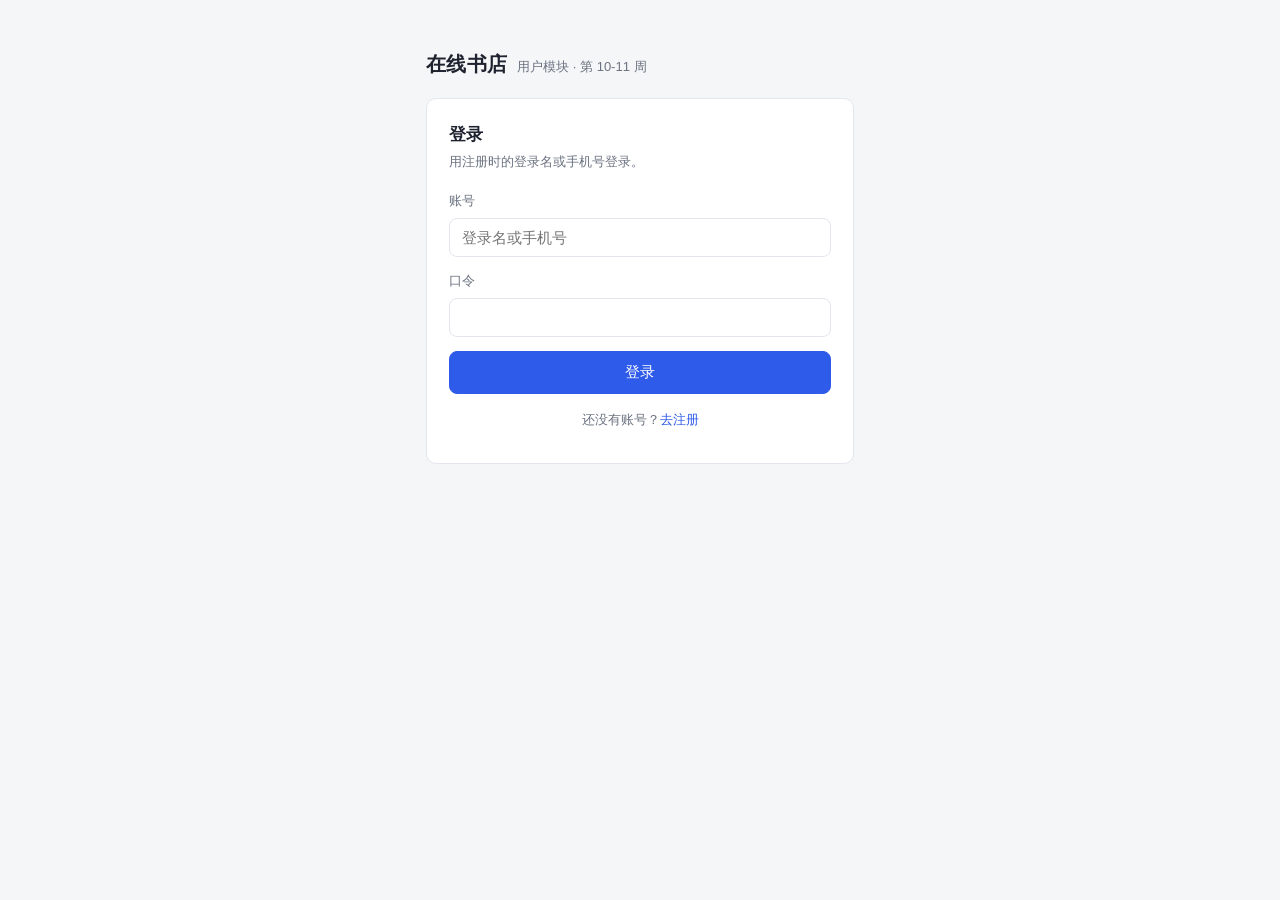
<file: web/login.html>
<!DOCTYPE html>
<html lang="zh-CN">
<head>
<meta charset="utf-8">
<meta name="viewport" content="width=device-width, initial-scale=1">
<meta http-equiv="Content-Security-Policy" content="default-src 'none'; script-src 'self'; style-src 'self'; img-src 'self' data:; connect-src http://127.0.0.1:8000 http://localhost:8000; form-action 'none'; base-uri 'none'">
<title>登录 · 在线书店</title>
<link rel="stylesheet" href="css/app.css">
</head>
<body>
<main class="wrap">
  <div class="brand">
    <h1>在线书店</h1>
    <span>用户模块 · 第 10-11 周</span>
  </div>

  <section class="card">
    <h2>登录</h2>
    <p class="hint">用注册时的登录名或手机号登录。</p>

    <div id="banner" class="banner" role="alert"></div>

    <form id="login-form" novalidate>
      <div class="field">
        <label for="account">账号</label>
        <input id="account" name="account" type="text" autocomplete="username"
               spellcheck="false" placeholder="登录名或手机号">
      </div>
      <div class="field">
        <label for="password">口令</label>
        <input id="password" name="password" type="password" autocomplete="current-password">
      </div>
      <button id="submit" type="submit">登录</button>
    </form>

    <p class="alt">还没有账号？<a href="register.html">去注册</a></p>
  </section>

</main>

<script src="js/api.js"></script>
<script src="js/login.js"></script>
</body>
</html>
</file>
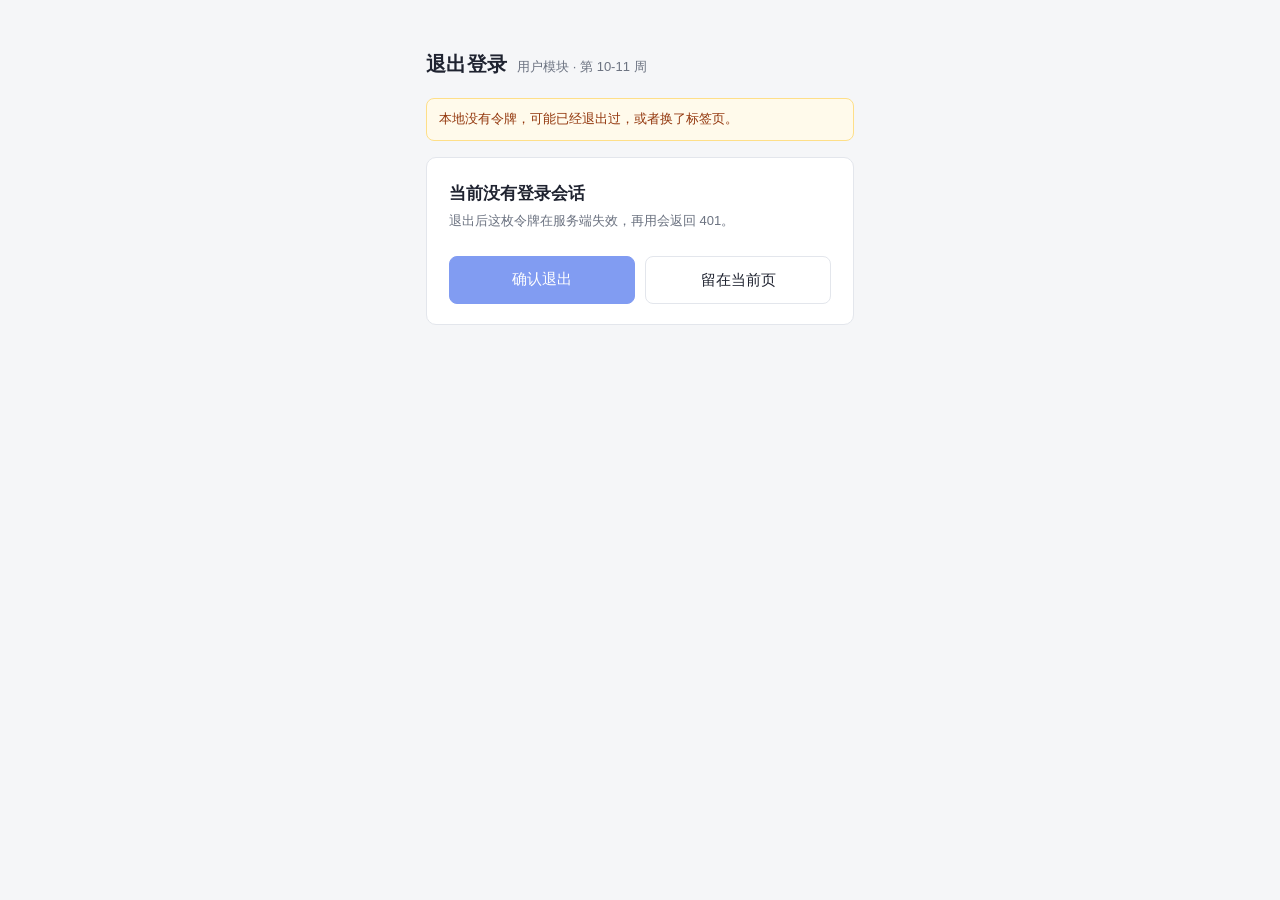
<file: web/logout.html>
<!DOCTYPE html>
<html lang="zh-CN">
<head>
<meta charset="utf-8">
<meta name="viewport" content="width=device-width, initial-scale=1">
<meta http-equiv="Content-Security-Policy" content="default-src 'none'; script-src 'self'; style-src 'self'; img-src 'self' data:; connect-src http://127.0.0.1:8000 http://localhost:8000; form-action 'none'; base-uri 'none'">
<title>退出登录 · 在线书店</title>
<link rel="stylesheet" href="css/app.css">
</head>
<body>
<main class="wrap">
  <div class="brand">
    <h1>退出登录</h1>
    <span>用户模块 · 第 10-11 周</span>
  </div>

  <div id="banner" class="banner" role="alert"></div>

  <section class="card">
    <h2 id="who">正在确认当前会话…</h2>
    <p class="hint">退出后这枚令牌在服务端失效，再用会返回 401。</p>
    <dl class="kv" id="session"></dl>
    <div class="actions">
      <button id="confirm" type="button">确认退出</button>
      <a class="btn ghost" href="profile.html">留在当前页</a>
    </div>
  </section>

</main>

<script src="js/api.js"></script>
<script src="js/render.js"></script>
<script src="js/logout.js"></script>
</body>
</html>
</file>
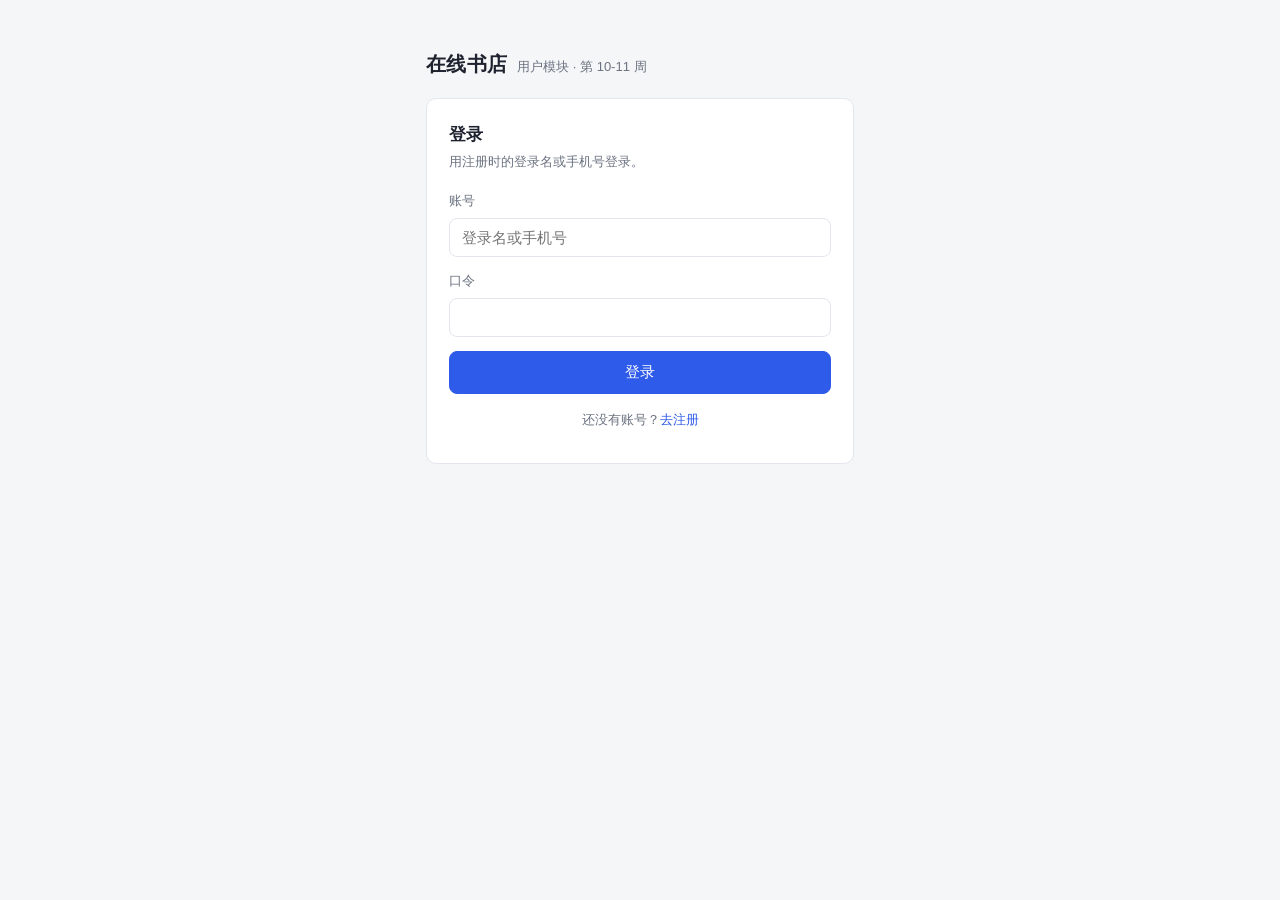
<file: web/profile.html>
<!DOCTYPE html>
<html lang="zh-CN">
<head>
<meta charset="utf-8">
<meta name="viewport" content="width=device-width, initial-scale=1">
<meta http-equiv="Content-Security-Policy" content="default-src 'none'; script-src 'self'; style-src 'self'; img-src 'self' data:; connect-src http://127.0.0.1:8000 http://localhost:8000; form-action 'none'; base-uri 'none'">
<title>个人信息 · 在线书店</title>
<link rel="stylesheet" href="css/app.css">
</head>
<body>
<main class="wrap wide">
  <div class="brand">
    <h1>个人信息</h1>
    <span>用户模块 · 第 10-11 周</span>
  </div>

  <div id="banner" class="banner" role="alert"></div>

  <section class="card">
    <h2 id="greeting">正在读取…</h2>
    <dl class="kv" id="profile"></dl>
  </section>

  <section class="card">
    <h2>当前会话</h2>
    <dl class="kv" id="session"></dl>
    <div class="actions">
      <button id="refresh" type="button" class="btn ghost">重新拉取</button>
      <a class="btn" href="logout.html">退出登录</a>
    </div>
  </section>

</main>

<script src="js/api.js"></script>
<script src="js/render.js"></script>
<script src="js/profile.js"></script>
</body>
</html>
</file>
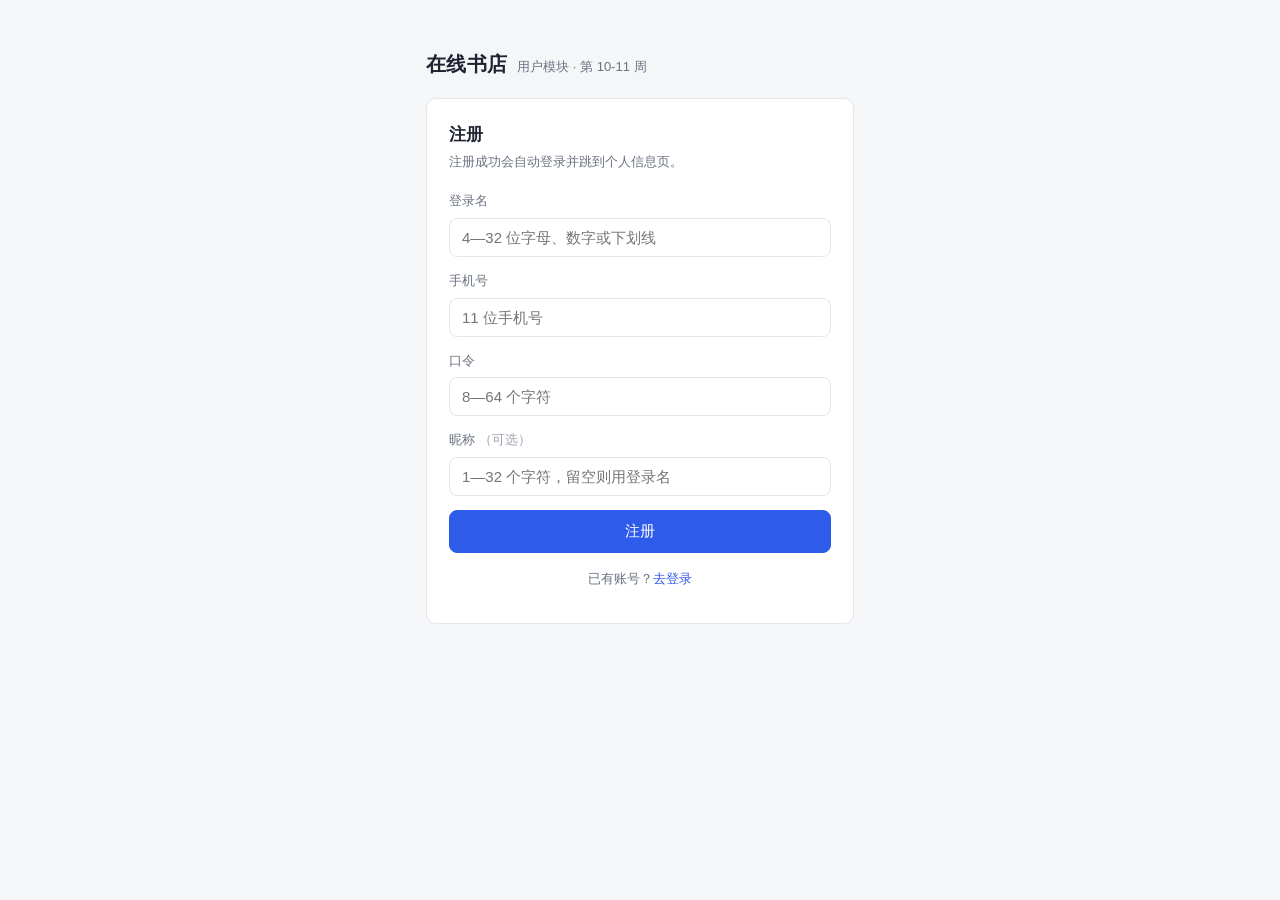
<file: web/register.html>
<!DOCTYPE html>
<html lang="zh-CN">
<head>
<meta charset="utf-8">
<meta name="viewport" content="width=device-width, initial-scale=1">
<meta http-equiv="Content-Security-Policy" content="default-src 'none'; script-src 'self'; style-src 'self'; img-src 'self' data:; connect-src http://127.0.0.1:8000 http://localhost:8000; form-action 'none'; base-uri 'none'">
<title>注册 · 在线书店</title>
<link rel="stylesheet" href="css/app.css">
</head>
<body>
<main class="wrap">
  <div class="brand">
    <h1>在线书店</h1>
    <span>用户模块 · 第 10-11 周</span>
  </div>

  <section class="card">
    <h2>注册</h2>
    <p class="hint">注册成功会自动登录并跳到个人信息页。</p>

    <div id="banner" class="banner" role="alert"></div>

    <form id="register-form" novalidate>
      <div class="field">
        <label for="username">登录名</label>
        <input id="username" name="username" type="text" autocomplete="username"
               spellcheck="false" placeholder="4—32 位字母、数字或下划线">
      </div>
      <div class="field">
        <label for="phone">手机号</label>
        <input id="phone" name="phone" type="text" autocomplete="tel"
               inputmode="numeric" placeholder="11 位手机号">
      </div>
      <div class="field">
        <label for="password">口令</label>
        <input id="password" name="password" type="password" autocomplete="new-password"
               placeholder="8—64 个字符">
      </div>
      <div class="field">
        <label for="nickname">昵称 <span class="opt">（可选）</span></label>
        <input id="nickname" name="nickname" type="text" autocomplete="nickname"
               placeholder="1—32 个字符，留空则用登录名">
      </div>
      <button id="submit" type="submit">注册</button>
    </form>

    <p class="alt">已有账号？<a href="login.html">去登录</a></p>
  </section>

</main>

<script src="js/api.js"></script>
<script src="js/register.js"></script>
</body>
</html>
</file>
<file: web/css/app.css>
/* 用户模块前端样式：单文件，无框架、无 CDN。
   刻意不用内联样式，页面里也没有内联脚本——两者都被 CSP 的
   `style-src 'self'` / `script-src 'self'` 挡住，现场演示时 DevTools 里能直接看到。 */

:root {
  --bg: #f5f6f8;
  --panel: #ffffff;
  --ink: #1f2330;
  --muted: #6b7280;
  --line: #e3e6ec;
  --brand: #2f5bea;
  --brand-dark: #2347bd;
  --danger: #b42318;
  --danger-bg: #fef3f2;
  --ok: #067647;
  --ok-bg: #ecfdf3;
  --warn-bg: #fffaeb;
  --warn-ink: #93370d;
  --radius: 10px;
}

* { box-sizing: border-box; }

html, body {
  margin: 0;
  padding: 0;
  background: var(--bg);
  color: var(--ink);
  font-family: -apple-system, BlinkMacSystemFont, "Segoe UI", "Microsoft YaHei",
    "PingFang SC", "Hiragino Sans GB", sans-serif;
  font-size: 15px;
  line-height: 1.6;
}

.wrap {
  max-width: 460px;
  margin: 48px auto 64px;
  padding: 0 16px;
}

.wrap.wide { max-width: 720px; }

.brand {
  display: flex;
  align-items: baseline;
  gap: 10px;
  margin-bottom: 18px;
}

.brand h1 {
  font-size: 20px;
  margin: 0;
  letter-spacing: 0.3px;
}

.brand span {
  color: var(--muted);
  font-size: 13px;
}

.card {
  background: var(--panel);
  border: 1px solid var(--line);
  border-radius: var(--radius);
  padding: 22px 22px 20px;
}

.card + .card { margin-top: 14px; }

.card h2 {
  font-size: 17px;
  margin: 0 0 4px;
}

.card p.hint {
  margin: 0 0 18px;
  color: var(--muted);
  font-size: 13px;
}

.field { margin-bottom: 14px; }

.field label {
  display: block;
  font-size: 13px;
  color: var(--muted);
  margin-bottom: 6px;
}

.field label .opt {
  color: #9aa1ae;
  font-weight: normal;
}

.field input {
  width: 100%;
  padding: 10px 12px;
  font-size: 15px;
  color: var(--ink);
  background: #fff;
  border: 1px solid var(--line);
  border-radius: 8px;
  outline: none;
}

.field input:focus {
  border-color: var(--brand);
  box-shadow: 0 0 0 3px rgba(47, 91, 234, 0.12);
}


button, .btn {
  display: inline-block;
  width: 100%;
  padding: 11px 14px;
  font-size: 15px;
  font-family: inherit;
  color: #fff;
  background: var(--brand);
  border: 1px solid var(--brand);
  border-radius: 8px;
  cursor: pointer;
  text-align: center;
  text-decoration: none;
}

button:hover, .btn:hover { background: var(--brand-dark); border-color: var(--brand-dark); }
button:disabled { opacity: 0.6; cursor: default; }

.btn.ghost {
  color: var(--ink);
  background: #fff;
  border-color: var(--line);
}
.btn.ghost:hover { background: #f3f4f7; }

.actions { display: flex; gap: 10px; margin-top: 6px; }
.actions > * { flex: 1; }

.alt {
  margin-top: 16px;
  text-align: center;
  font-size: 13px;
  color: var(--muted);
}
.alt a { color: var(--brand); text-decoration: none; }
.alt a:hover { text-decoration: underline; }

.banner {
  display: none;
  margin-bottom: 16px;
  padding: 10px 12px;
  font-size: 13px;
  border-radius: 8px;
  border: 1px solid transparent;
  white-space: pre-wrap;
  word-break: break-word;
}
.banner.show { display: block; }
.banner.error { color: var(--danger); background: var(--danger-bg); border-color: #fecdca; }
.banner.ok { color: var(--ok); background: var(--ok-bg); border-color: #abefc6; }
.banner.warn { color: var(--warn-ink); background: var(--warn-bg); border-color: #fedf89; }

/* 个人信息：键值表 */
.kv {
  margin: 0;
  display: grid;
  grid-template-columns: 116px 1fr;
  row-gap: 0;
}

.kv dt {
  margin: 0;
  padding: 9px 0;
  color: var(--muted);
  font-size: 13px;
  border-top: 1px solid var(--line);
}

.kv dd {
  margin: 0;
  padding: 9px 0;
  border-top: 1px solid var(--line);
  word-break: break-all;
  font-variant-numeric: tabular-nums;
}

.kv dt:first-of-type, .kv dd:first-of-type { border-top: none; }

.tag {
  display: inline-block;
  padding: 1px 8px;
  font-size: 12px;
  border-radius: 999px;
  background: var(--ok-bg);
  color: var(--ok);
  border: 1px solid #abefc6;
}


code {
  font-family: "JetBrains Mono", Consolas, "Courier New", monospace;
  font-size: 12px;
  background: #f1f3f7;
  border: 1px solid var(--line);
  border-radius: 4px;
  padding: 1px 5px;
}

.muted { color: var(--muted); }

.trace {
  display: block;
  margin-top: 6px;
  font-size: 11px;
  color: #9aa1ae;
}
</file>
